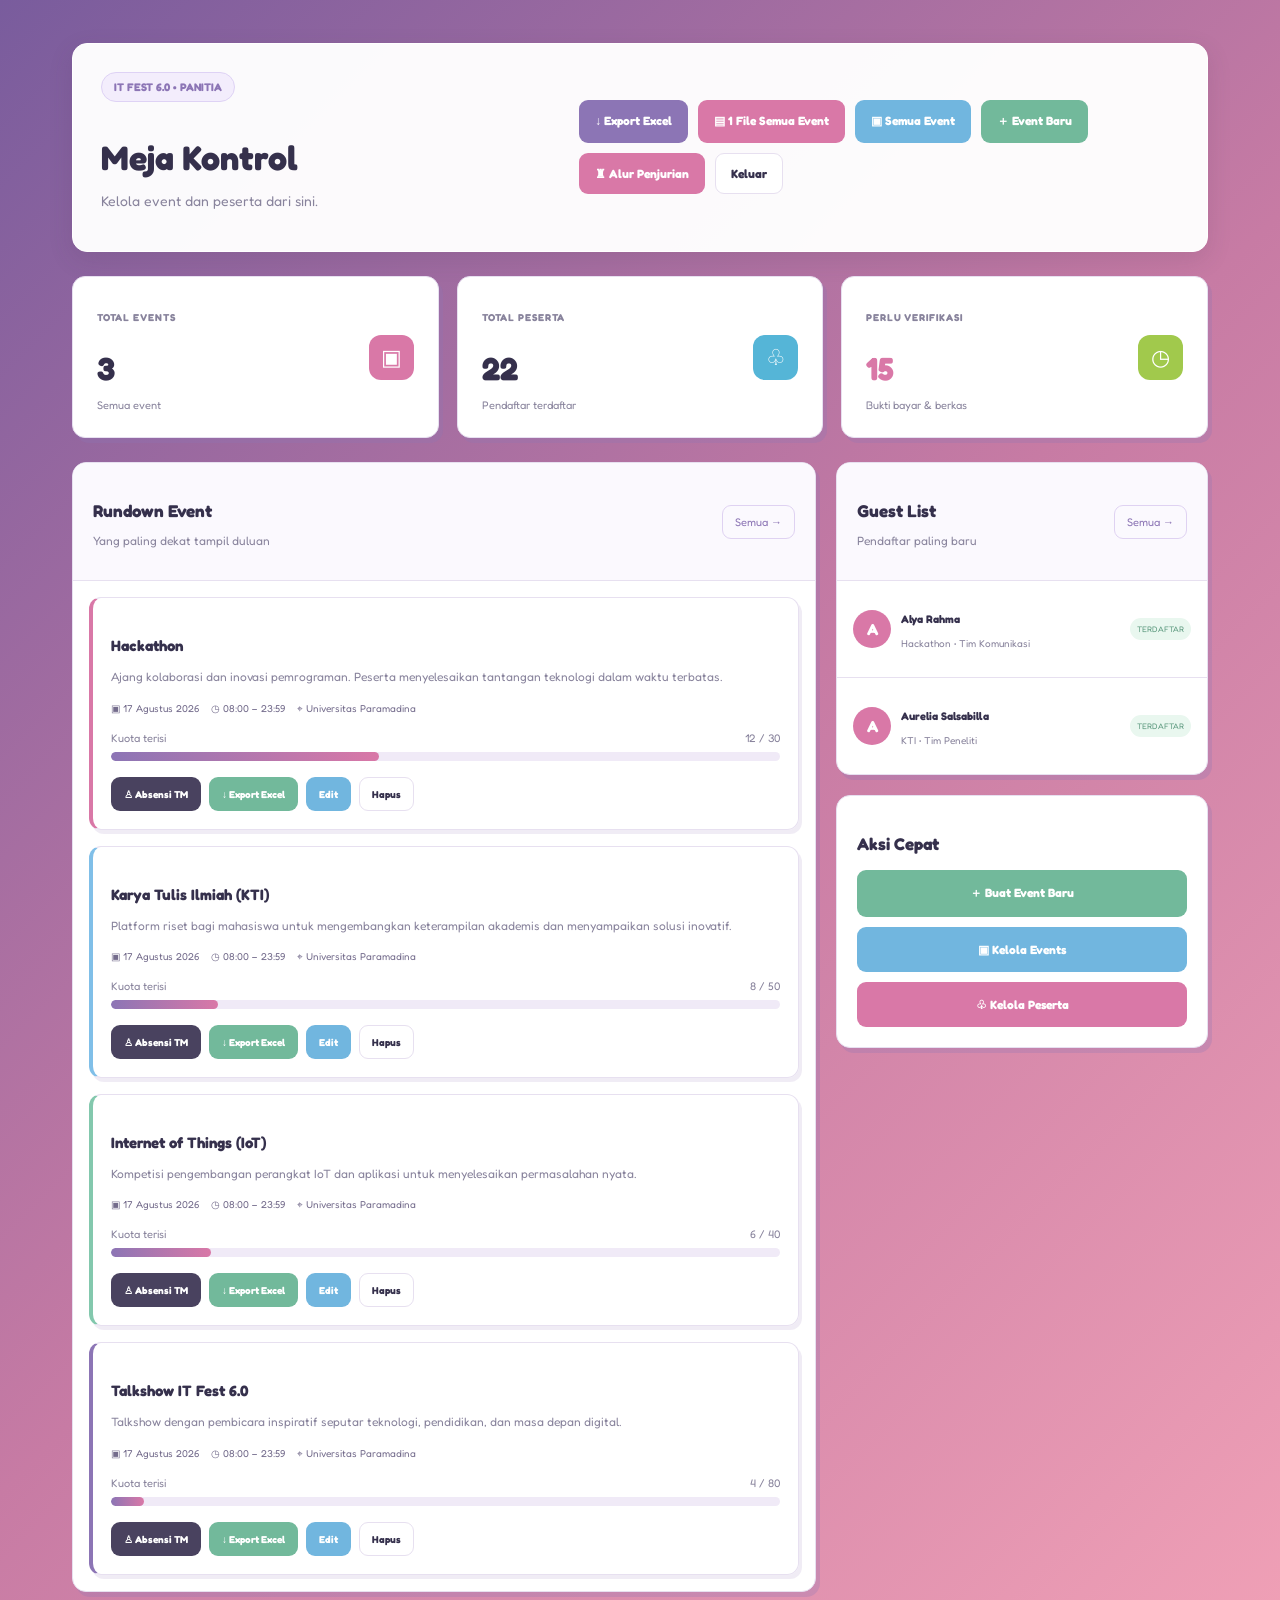
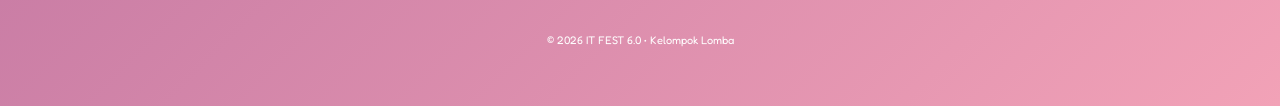
<file: index.html>
<!DOCTYPE html>
<html lang="id">
<head>
    <meta charset="UTF-8">
    <meta name="viewport" content="width=device-width, initial-scale=1.0">
    <title>Meja Kontrol - IT FEST 6.0</title>
    <link rel="stylesheet" href="style.css">
    <link href="https://fonts.googleapis.com/css2?family=Fredoka:wght@400;500;600;700&display=swap" rel="stylesheet">
</head>
<body>

    <header class="header">
        <div class="brand">
            <span class="label">IT FEST 6.0 • PANITIA</span>
            <h1>Meja Kontrol</h1>
            <p>Kelola event dan peserta dari sini.</p>
        </div>

        <nav class="navigation">
            <a href="#" class="btn purple">↓ Export Excel</a>
            <a href="#" class="btn pink">▤ 1 File Semua Event</a>
            <a href="#" class="btn blue">▣ Semua Event</a>
            <a href="#" class="btn green">＋ Event Baru</a>
            <a href="alur penjurian.html" class="btn pink">♜ Alur Penjurian</a>
            <a href="#" class="btn white">Keluar</a>
        </nav>
    </header>

    <main>
        <section class="statistics">
            <div class="stat-card">
                <div>
                    <p>TOTAL EVENTS</p>
                    <h2>3</h2>
                    <small>Semua event</small>
                </div>
                <span class="stat-icon pink-bg">▣</span>
            </div>

            <div class="stat-card">
                <div>
                    <p>TOTAL PESERTA</p>
                    <h2>22</h2>
                    <small>Pendaftar terdaftar</small>
                </div>
                <span class="stat-icon blue-bg">♧</span>
            </div>

            <div class="stat-card">
                <div>
                    <p>PERLU VERIFIKASI</p>
                    <h2 class="pink-text">15</h2>
                    <small>Bukti bayar & berkas</small>
                </div>
                <span class="stat-icon green-bg">◷</span>
            </div>
        </section>

        <section class="content">

            <div class="panel">
                <div class="panel-heading">
                    <div>
                        <h3>Rundown Event</h3>
                        <p>Yang paling dekat tampil duluan</p>
                    </div>
                    <a href="#" class="view-all">Semua →</a>
                </div>

                <div class="event-list">

                    <article class="event-card pink-border">
                        <h4>Hackathon</h4>
                        <p class="description">
                            Ajang kolaborasi dan inovasi pemrograman.
                            Peserta menyelesaikan tantangan teknologi
                            dalam waktu terbatas.
                        </p>
                        <div class="event-info">
                            <span>▣ 17 Agustus 2026</span>
                            <span>◷ 08:00 – 23:59</span>
                            <span>⌖ Universitas Paramadina</span>
                        </div>
                        <div class="progress-info">
                            <span>Kuota terisi</span>
                            <span>12 / 30</span>
                        </div>
                        <div class="progress">
                            <div class="progress-fill" style="width:40%"></div>
                        </div>
                        <div class="event-actions">
                            <a href="#" class="btn navy">♙ Absensi TM</a>
                            <a href="#" class="btn green">↓ Export Excel</a>
                            <a href="#" class="btn blue">Edit</a>
                            <a href="#" class="btn white">Hapus</a>
                        </div>
                    </article>

                    <article class="event-card blue-border">
                        <h4>Karya Tulis Ilmiah (KTI)</h4>
                        <p class="description">
                            Platform riset bagi mahasiswa untuk
                            mengembangkan keterampilan akademis dan
                            menyampaikan solusi inovatif.
                        </p>
                        <div class="event-info">
                            <span>▣ 17 Agustus 2026</span>
                            <span>◷ 08:00 – 23:59</span>
                            <span>⌖ Universitas Paramadina</span>
                        </div>
                        <div class="progress-info">
                            <span>Kuota terisi</span>
                            <span>8 / 50</span>
                        </div>
                        <div class="progress">
                            <div class="progress-fill" style="width:16%"></div>
                        </div>
                        <div class="event-actions">
                            <a href="#" class="btn navy">♙ Absensi TM</a>
                            <a href="#" class="btn green">↓ Export Excel</a>
                            <a href="#" class="btn blue">Edit</a>
                            <a href="#" class="btn white">Hapus</a>
                        </div>
                    </article>

                    <article class="event-card green-border">
                        <h4>Internet of Things (IoT)</h4>
                        <p class="description">
                            Kompetisi pengembangan perangkat IoT
                            dan aplikasi untuk menyelesaikan
                            permasalahan nyata.
                        </p>
                        <div class="event-info">
                            <span>▣ 17 Agustus 2026</span>
                            <span>◷ 08:00 – 23:59</span>
                            <span>⌖ Universitas Paramadina</span>
                        </div>
                        <div class="progress-info">
                            <span>Kuota terisi</span>
                            <span>6 / 40</span>
                        </div>
                        <div class="progress">
                            <div class="progress-fill" style="width:15%"></div>
                        </div>
                        <div class="event-actions">
                            <a href="#" class="btn navy">♙ Absensi TM</a>
                            <a href="#" class="btn green">↓ Export Excel</a>
                            <a href="#" class="btn blue">Edit</a>
                            <a href="#" class="btn white">Hapus</a>
                        </div>
                    </article>

                    <article class="event-card purple-border">
                        <h4>Talkshow IT Fest 6.0</h4>
                        <p class="description">
                            Talkshow dengan pembicara inspiratif
                            seputar teknologi, pendidikan, dan masa
                            depan digital.
                        </p>
                        <div class="event-info">
                            <span>▣ 17 Agustus 2026</span>
                            <span>◷ 08:00 – 23:59</span>
                            <span>⌖ Universitas Paramadina</span>
                        </div>
                        <div class="progress-info">
                            <span>Kuota terisi</span>
                            <span>4 / 80</span>
                        </div>
                        <div class="progress">
                            <div class="progress-fill" style="width:5%"></div>
                        </div>
                        <div class="event-actions">
                            <a href="#" class="btn navy">♙ Absensi TM</a>
                            <a href="#" class="btn green">↓ Export Excel</a>
                            <a href="#" class="btn blue">Edit</a>
                            <a href="#" class="btn white">Hapus</a>
                        </div>
                    </article>

                </div>
            </div>

            <aside class="sidebar">

                <div class="panel guest-panel">
                    <div class="panel-heading">
                        <div>
                            <h3>Guest List</h3>
                            <p>Pendaftar paling baru</p>
                        </div>
                        <a href="#" class="view-all">Semua →</a>
                    </div>

                    <div class="guest">
                        <span class="avatar avatar-pink">A</span>
                        <div class="guest-detail">
                            <h4>Alya Rahma</h4>
                            <p>Hackathon • Tim Komunikasi</p>
                        </div>
                        <span class="status">Terdaftar</span>
                    </div>

                    <div class="guest">
                        <span class="avatar avatar-pink">A</span>
                        <div class="guest-detail">
                            <h4>Aurelia Salsabilla</h4>
                            <p>KTI • Tim Peneliti</p>
                        </div>
                        <span class="status">Terdaftar</span>
                    </div>
                </div>

                <div class="panel quick-panel">
                    <h3>Aksi Cepat</h3>
                    <a href="#" class="btn green full-btn">＋ Buat Event Baru</a>
                    <a href="#" class="btn blue full-btn">▣ Kelola Events</a>
                    <a href="#" class="btn pink full-btn">♧ Kelola Peserta</a>
                </div>

            </aside>
        </section>
    </main>

    <footer>
        <p>© 2026 IT FEST 6.0 • Kelompok Lomba</p>
    </footer>

</body>
</html>
</file>
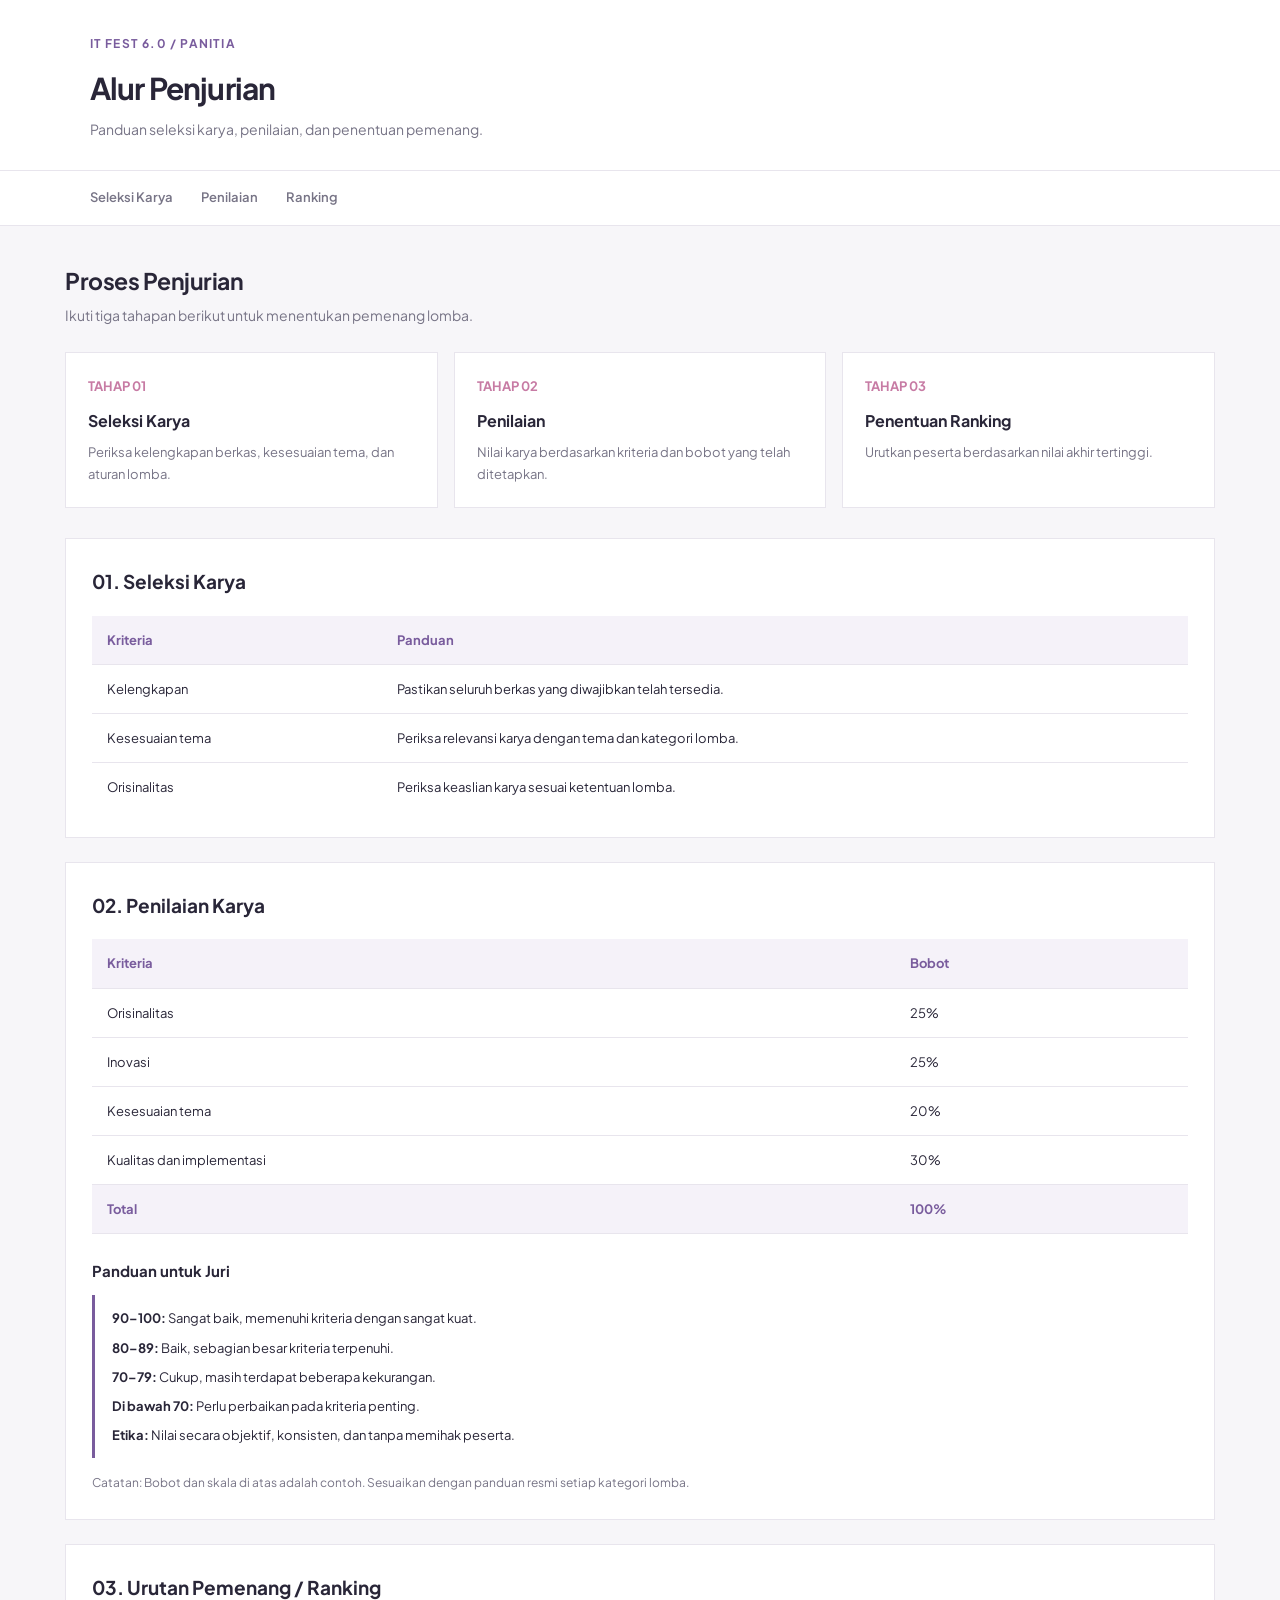
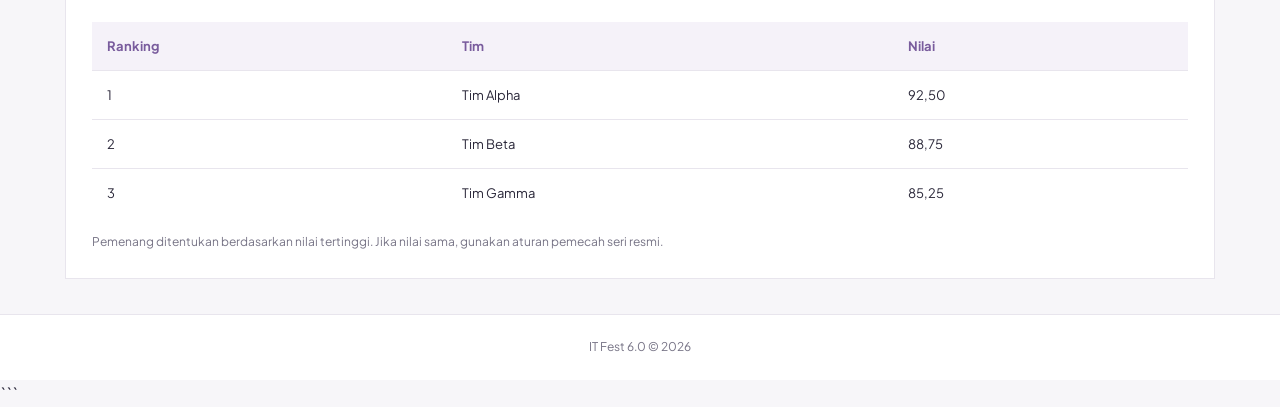
<file: alur penjurian.html>
<!DOCTYPE html>
<html lang="id">
<head>
    <meta charset="UTF-8">
    <meta name="viewport" content="width=device-width, initial-scale=1.0">
    <title>Alur Penjurian | IT Fest 6.0</title>

    <link href="https://fonts.googleapis.com/css2?family=Plus+Jakarta+Sans:wght@400;500;600;700&display=swap" rel="stylesheet">

    <style>
        * {
            margin: 0;
            padding: 0;
            box-sizing: border-box;
        }

        :root {
            --purple: #795c9d;
            --pink: #c77ba4;
            --dark: #292638;
            --muted: #777486;
            --line: #e8e5ed;
            --bg: #f7f6f9;
            --white: #ffffff;
        }

        body {
            font-family: 'Plus Jakarta Sans', sans-serif;
            background: var(--bg);
            color: var(--dark);
            line-height: 1.7;
        }

        /* Header */
        header {
            background: var(--white);
            border-bottom: 1px solid var(--line);
            padding: 28px 7%;
        }

        .header-inner {
            max-width: 1200px;
            margin: auto;
        }

        .eyebrow {
            color: var(--purple);
            font-size: 12px;
            font-weight: 700;
            letter-spacing: 1.2px;
            text-transform: uppercase;
        }

        header h1 {
            font-size: 30px;
            font-weight: 700;
            margin: 8px 0 4px;
            letter-spacing: -0.8px;
        }

        header p {
            color: var(--muted);
            font-size: 14px;
        }

        /* Navigasi */
        nav {
            background: var(--white);
            border-bottom: 1px solid var(--line);
            padding: 0 7%;
        }

        .nav-inner {
            max-width: 1200px;
            margin: auto;
            display: flex;
            gap: 28px;
            overflow-x: auto;
        }

        nav a {
            display: block;
            padding: 15px 0;
            color: var(--muted);
            text-decoration: none;
            font-size: 13px;
            font-weight: 600;
            white-space: nowrap;
            border-bottom: 2px solid transparent;
        }

        nav a:hover,
        nav a:focus {
            color: var(--purple);
            border-bottom-color: var(--purple);
        }

        /* Konten */
        main {
            max-width: 1200px;
            margin: 35px auto;
            padding: 0 25px;
        }

        .page-heading {
            margin-bottom: 24px;
        }

        .page-heading h2 {
            font-size: 23px;
            letter-spacing: -0.5px;
            margin-bottom: 4px;
        }

        .page-heading p {
            font-size: 14px;
            color: var(--muted);
        }

        /* Tahapan penjurian */
        .alur {
            display: grid;
            grid-template-columns: repeat(3, 1fr);
            gap: 16px;
            margin-bottom: 30px;
        }

        .card {
            background: var(--white);
            border: 1px solid var(--line);
            padding: 22px;
        }

        .nomor {
            color: var(--pink);
            font-size: 13px;
            font-weight: 700;
            margin-bottom: 10px;
        }

        .card h3 {
            font-size: 16px;
            margin-bottom: 7px;
        }

        .card p {
            color: var(--muted);
            font-size: 13px;
        }

        /* Bagian tabel */
        section {
            background: var(--white);
            border: 1px solid var(--line);
            padding: 26px;
            margin-bottom: 24px;
            scroll-margin-top: 20px;
        }

        section h2 {
            font-size: 19px;
            margin-bottom: 18px;
        }

        section h3 {
            font-size: 15px;
            margin: 24px 0 12px;
        }

        .table-wrap {
            width: 100%;
            overflow-x: auto;
        }

        table {
            width: 100%;
            border-collapse: collapse;
            font-size: 13px;
            min-width: 400px;
        }

        th {
            text-align: left;
            padding: 13px 15px;
            background: #f5f2f9;
            color: var(--purple);
            font-weight: 700;
            border-bottom: 1px solid var(--line);
        }

        td {
            padding: 13px 15px;
            border-bottom: 1px solid var(--line);
        }

        tbody tr:last-child td {
            border-bottom: none;
        }

        tbody tr:hover {
            background: #faf9fc;
        }

        .panduan {
            border-left: 3px solid var(--purple);
            padding: 5px 0 5px 17px;
        }

        .panduan p {
            font-size: 13px;
            margin: 7px 0;
        }

        .catatan {
            display: block;
            margin-top: 15px;
            color: var(--muted);
            font-size: 12px;
        }

        footer {
            border-top: 1px solid var(--line);
            text-align: center;
            color: var(--muted);
            font-size: 12px;
            padding: 22px;
            background: var(--white);
        }

        /* Tampilan layar kecil */
        @media (max-width: 760px) {
            header {
                padding: 24px;
            }

            nav {
                padding: 0 24px;
            }

            main {
                margin: 25px auto;
                padding: 0 16px;
            }

            .alur {
                grid-template-columns: 1fr;
                gap: 10px;
            }

            .card {
                padding: 18px;
            }

            section {
                padding: 18px;
            }

            header h1 {
                font-size: 25px;
            }
        }
    </style>
</head>

<body>

<header>
    <div class="header-inner">
        <span class="eyebrow">IT Fest 6.0 / Panitia</span>
        <h1>Alur Penjurian</h1>
        <p>Panduan seleksi karya, penilaian, dan penentuan pemenang.</p>
    </div>
</header>

<nav>
    <div class="nav-inner">
        <a href="#seleksi">Seleksi Karya</a>
        <a href="#penilaian">Penilaian</a>
        <a href="#ranking">Ranking</a>
    </div>
</nav>

<main>
    <div class="page-heading">
        <h2>Proses Penjurian</h2>
        <p>Ikuti tiga tahapan berikut untuk menentukan pemenang lomba.</p>
    </div>

    <div class="alur">
        <div class="card">
            <div class="nomor">TAHAP 01</div>
            <h3>Seleksi Karya</h3>
            <p>Periksa kelengkapan berkas, kesesuaian tema, dan aturan lomba.</p>
        </div>

        <div class="card">
            <div class="nomor">TAHAP 02</div>
            <h3>Penilaian</h3>
            <p>Nilai karya berdasarkan kriteria dan bobot yang telah ditetapkan.</p>
        </div>

        <div class="card">
            <div class="nomor">TAHAP 03</div>
            <h3>Penentuan Ranking</h3>
            <p>Urutkan peserta berdasarkan nilai akhir tertinggi.</p>
        </div>
    </div>

    <section id="seleksi">
        <h2>01. Seleksi Karya</h2>
        <div class="table-wrap">
            <table>
                <thead>
                    <tr>
                        <th>Kriteria</th>
                        <th>Panduan</th>
                    </tr>
                </thead>
                <tbody>
                    <tr>
                        <td>Kelengkapan</td>
                        <td>Pastikan seluruh berkas yang diwajibkan telah tersedia.</td>
                    </tr>
                    <tr>
                        <td>Kesesuaian tema</td>
                        <td>Periksa relevansi karya dengan tema dan kategori lomba.</td>
                    </tr>
                    <tr>
                        <td>Orisinalitas</td>
                        <td>Periksa keaslian karya sesuai ketentuan lomba.</td>
                    </tr>
                </tbody>
            </table>
        </div>
    </section>

    <section id="penilaian">
        <h2>02. Penilaian Karya</h2>
        <div class="table-wrap">
            <table>
                <thead>
                    <tr>
                        <th>Kriteria</th>
                        <th>Bobot</th>
                    </tr>
                </thead>
                <tbody>
                    <tr><td>Orisinalitas</td><td>25%</td></tr>
                    <tr><td>Inovasi</td><td>25%</td></tr>
                    <tr><td>Kesesuaian tema</td><td>20%</td></tr>
                    <tr><td>Kualitas dan implementasi</td><td>30%</td></tr>
                    <tr><th>Total</th><th>100%</th></tr>
                </tbody>
            </table>
        </div>

        <h3>Panduan untuk Juri</h3>
        <div class="panduan">
            <p><b>90–100:</b> Sangat baik, memenuhi kriteria dengan sangat kuat.</p>
            <p><b>80–89:</b> Baik, sebagian besar kriteria terpenuhi.</p>
            <p><b>70–79:</b> Cukup, masih terdapat beberapa kekurangan.</p>
            <p><b>Di bawah 70:</b> Perlu perbaikan pada kriteria penting.</p>
            <p><b>Etika:</b> Nilai secara objektif, konsisten, dan tanpa memihak peserta.</p>
        </div>

        <small class="catatan">
            Catatan: Bobot dan skala di atas adalah contoh. Sesuaikan dengan panduan resmi setiap kategori lomba.
        </small>
    </section>

    <section id="ranking">
        <h2>03. Urutan Pemenang / Ranking</h2>
        <div class="table-wrap">
            <table>
                <thead>
                    <tr>
                        <th>Ranking</th>
                        <th>Tim</th>
                        <th>Nilai</th>
                    </tr>
                </thead>
                <tbody>
                    <tr><td>1</td><td>Tim Alpha</td><td>92,50</td></tr>
                    <tr><td>2</td><td>Tim Beta</td><td>88,75</td></tr>
                    <tr><td>3</td><td>Tim Gamma</td><td>85,25</td></tr>
                </tbody>
            </table>
        </div>

        <small class="catatan">
            Pemenang ditentukan berdasarkan nilai tertinggi. Jika nilai sama, gunakan aturan pemecah seri resmi.
        </small>
    </section>
</main>

<footer>
    IT Fest 6.0 &copy; 2026
</footer>

</body>
</html>
```
</file>
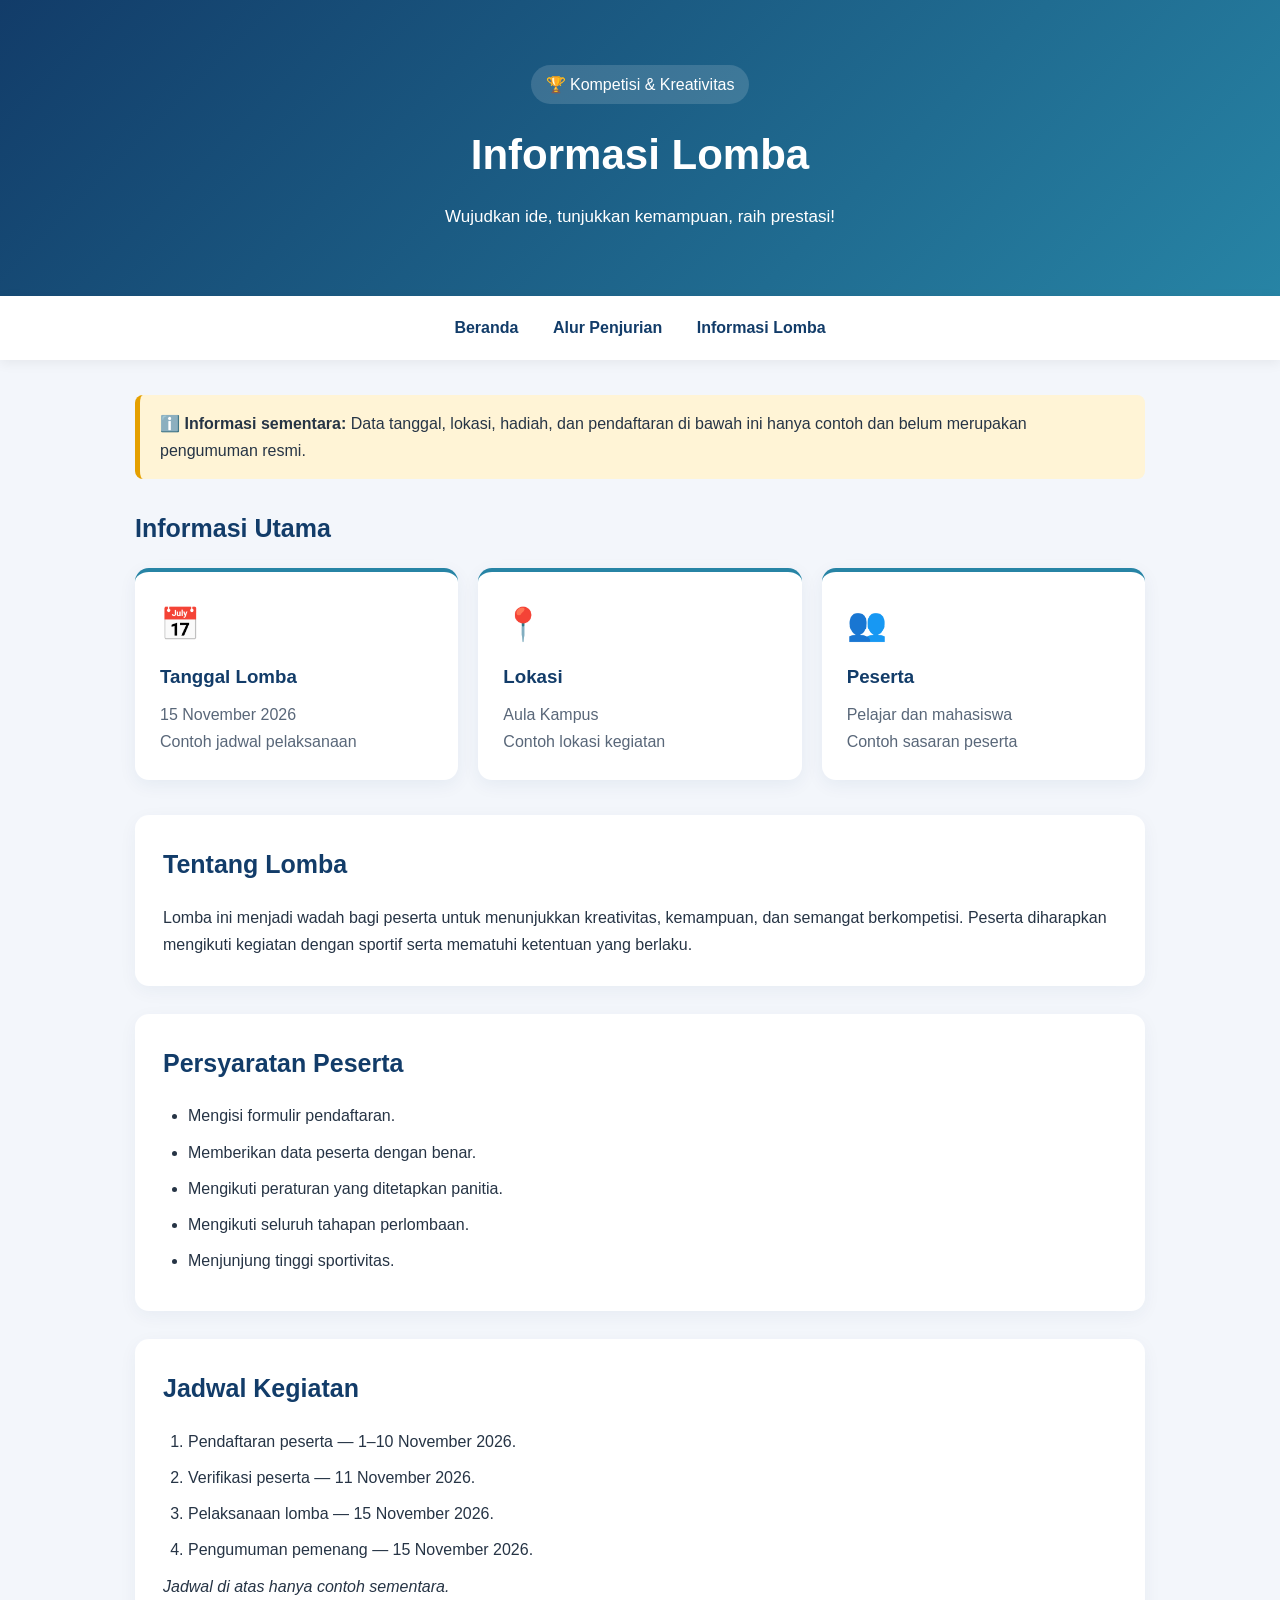
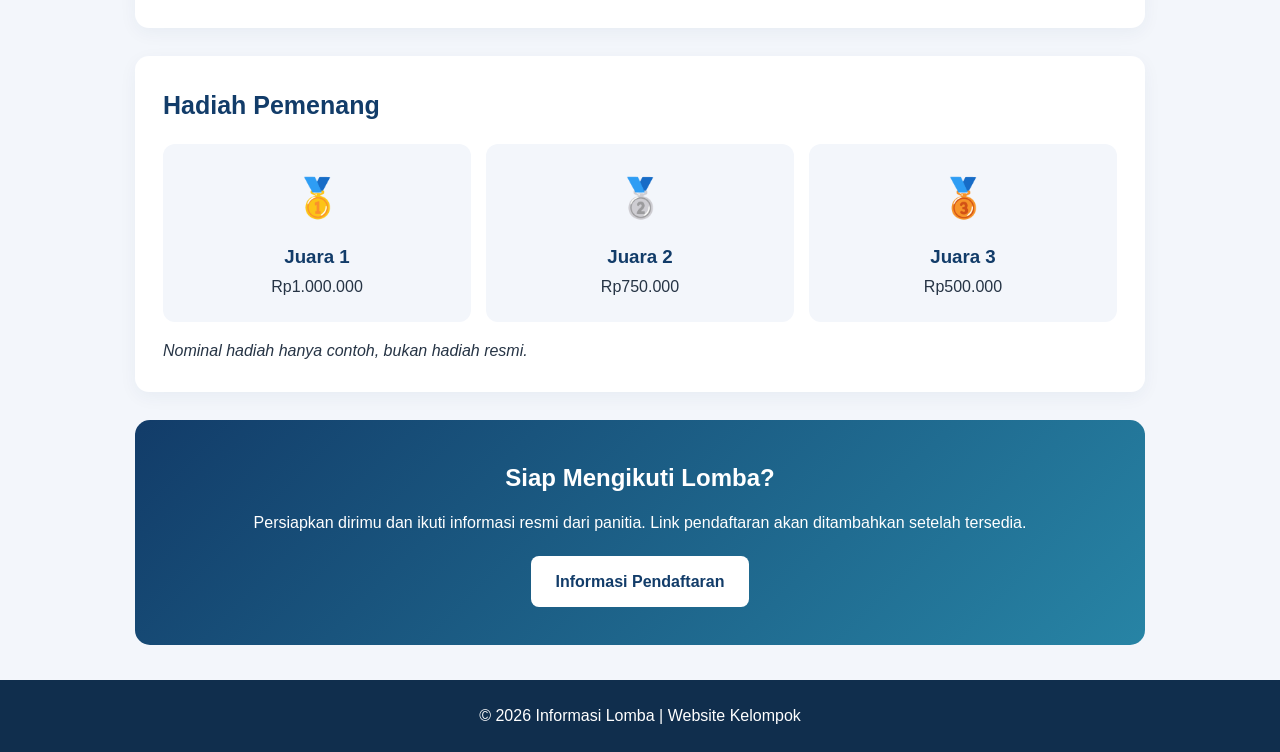
<file: informasi-lomba.html>
<!DOCTYPE html>
<html lang="id">
<head>
    <meta charset="UTF-8">
    <meta name="viewport" content="width=device-width, initial-scale=1.0">
    <title>Informasi Lomba</title>

    <style>
        * {
            margin: 0;
            padding: 0;
            box-sizing: border-box;
        }

        body {
            font-family: Arial, sans-serif;
            background: #f3f6fb;
            color: #263445;
            line-height: 1.7;
        }

        header {
            background: linear-gradient(135deg, #123c69, #2784a5);
            color: white;
            text-align: center;
            padding: 65px 20px;
        }

        header .label {
            display: inline-block;
            background: #ffffff25;
            padding: 6px 15px;
            border-radius: 20px;
            margin-bottom: 15px;
        }

        header h1 {
            font-size: 42px;
            margin-bottom: 12px;
        }

        header p {
            font-size: 17px;
        }

        nav {
            background: white;
            padding: 18px;
            text-align: center;
            box-shadow: 0 3px 12px #00000010;
        }

        nav a {
            color: #123c69;
            text-decoration: none;
            font-weight: bold;
            margin: 0 15px;
        }

        nav a:hover {
            color: #e76f51;
        }

        .container {
            max-width: 1050px;
            margin: 35px auto;
            padding: 0 20px;
        }

        .notice {
            background: #fff4d6;
            border-left: 5px solid #e5a000;
            padding: 15px 20px;
            border-radius: 8px;
            margin-bottom: 28px;
        }

        .section-title {
            color: #123c69;
            margin-bottom: 18px;
            font-size: 25px;
        }

        .cards {
            display: grid;
            grid-template-columns: repeat(3, 1fr);
            gap: 20px;
            margin-bottom: 35px;
        }

        .card {
            background: white;
            padding: 25px;
            border-radius: 14px;
            box-shadow: 0 5px 18px #123c6910;
            border-top: 4px solid #2784a5;
        }

        .icon {
            font-size: 32px;
            margin-bottom: 10px;
        }

        .card h3 {
            color: #123c69;
            margin-bottom: 8px;
        }

        .card p {
            color: #596779;
        }

        .content-box {
            background: white;
            padding: 28px;
            border-radius: 14px;
            margin-bottom: 28px;
            box-shadow: 0 5px 18px #123c690d;
        }

        .content-box ul,
        .content-box ol {
            padding-left: 25px;
        }

        .content-box li {
            margin-bottom: 9px;
        }

        .prizes {
            display: grid;
            grid-template-columns: repeat(3, 1fr);
            gap: 15px;
            text-align: center;
        }

        .prize {
            background: #f3f6fb;
            padding: 22px 12px;
            border-radius: 12px;
        }

        .prize .icon {
            font-size: 38px;
        }

        .prize h3 {
            color: #123c69;
        }

        .register {
            background: linear-gradient(135deg, #123c69, #2784a5);
            color: white;
            text-align: center;
            padding: 38px 20px;
            border-radius: 15px;
            margin-bottom: 35px;
        }

        .register h2 {
            margin-bottom: 10px;
        }

        .register p {
            margin-bottom: 20px;
        }

        .button {
            display: inline-block;
            background: #ffffff;
            color: #123c69;
            text-decoration: none;
            font-weight: bold;
            padding: 12px 25px;
            border-radius: 8px;
        }

        .button:hover {
            background: #e8f2fa;
        }

        footer {
            background: #102e4d;
            color: white;
            text-align: center;
            padding: 22px;
        }

        @media (max-width: 700px) {
            header h1 {
                font-size: 32px;
            }

            .cards,
            .prizes {
                grid-template-columns: 1fr;
            }

            nav a {
                display: inline-block;
                margin: 5px 8px;
            }
        }
    </style>
</head>

<body>

    <header>
        <div class="label">🏆 Kompetisi & Kreativitas</div>
        <h1>Informasi Lomba</h1>
        <p>Wujudkan ide, tunjukkan kemampuan, raih prestasi!</p>
    </header>

    <nav>
        <a href="index.html">Beranda</a>
        <a href="alur%20penjurian.html">Alur Penjurian</a>
        <a href="informasi-lomba.html">Informasi Lomba</a>
    </nav>

    <main class="container">

        <div class="notice">
            <strong>ℹ️ Informasi sementara:</strong>
            Data tanggal, lokasi, hadiah, dan pendaftaran di bawah ini
            hanya contoh dan belum merupakan pengumuman resmi.
        </div>

        <h2 class="section-title">Informasi Utama</h2>

        <div class="cards">
            <div class="card">
                <div class="icon">📅</div>
                <h3>Tanggal Lomba</h3>
                <p>15 November 2026</p>
                <p>Contoh jadwal pelaksanaan</p>
            </div>

            <div class="card">
                <div class="icon">📍</div>
                <h3>Lokasi</h3>
                <p>Aula Kampus</p>
                <p>Contoh lokasi kegiatan</p>
            </div>

            <div class="card">
                <div class="icon">👥</div>
                <h3>Peserta</h3>
                <p>Pelajar dan mahasiswa</p>
                <p>Contoh sasaran peserta</p>
            </div>
        </div>

        <section class="content-box">
            <h2 class="section-title">Tentang Lomba</h2>
            <p>
                Lomba ini menjadi wadah bagi peserta untuk menunjukkan
                kreativitas, kemampuan, dan semangat berkompetisi.
                Peserta diharapkan mengikuti kegiatan dengan sportif
                serta mematuhi ketentuan yang berlaku.
            </p>
        </section>

        <section class="content-box">
            <h2 class="section-title">Persyaratan Peserta</h2>
            <ul>
                <li>Mengisi formulir pendaftaran.</li>
                <li>Memberikan data peserta dengan benar.</li>
                <li>Mengikuti peraturan yang ditetapkan panitia.</li>
                <li>Mengikuti seluruh tahapan perlombaan.</li>
                <li>Menjunjung tinggi sportivitas.</li>
            </ul>
        </section>

        <section class="content-box">
            <h2 class="section-title">Jadwal Kegiatan</h2>
            <ol>
                <li>Pendaftaran peserta — 1–10 November 2026.</li>
                <li>Verifikasi peserta — 11 November 2026.</li>
                <li>Pelaksanaan lomba — 15 November 2026.</li>
                <li>Pengumuman pemenang — 15 November 2026.</li>
            </ol>
            <p><em>Jadwal di atas hanya contoh sementara.</em></p>
        </section>

        <section class="content-box">
            <h2 class="section-title">Hadiah Pemenang</h2>

            <div class="prizes">
                <div class="prize">
                    <div class="icon">🥇</div>
                    <h3>Juara 1</h3>
                    <p>Rp1.000.000</p>
                </div>

                <div class="prize">
                    <div class="icon">🥈</div>
                    <h3>Juara 2</h3>
                    <p>Rp750.000</p>
                </div>

                <div class="prize">
                    <div class="icon">🥉</div>
                    <h3>Juara 3</h3>
                    <p>Rp500.000</p>
                </div>
            </div>

            <p style="margin-top: 15px;">
                <em>Nominal hadiah hanya contoh, bukan hadiah resmi.</em>
            </p>
        </section>

        <section class="register" id="pendaftaran">
            <h2>Siap Mengikuti Lomba?</h2>
            <p>
                Persiapkan dirimu dan ikuti informasi resmi dari panitia.
                Link pendaftaran akan ditambahkan setelah tersedia.
            </p>
            <a class="button" href="#pendaftaran">
                Informasi Pendaftaran
            </a>
        </section>

    </main>

    <footer>
        <p>&copy; 2026 Informasi Lomba | Website Kelompok</p>
    </footer>

</body>
</html>
</file>
<file: style.css>
{
    margin: 0;
    padding: 0;
    box-sizing: border-box;
}

:root {
    --purple: #8c75b5;
    --pink: #d978a7;
    --blue: #80bfe8;
    --green: #83c8ad;
    --dark: #35304c;
    --muted: #88839c;
    --line: #e7e0f0;
}

body {
    font-family: fredoka, sans-serif;
    color: var(--dark);
    background: linear-gradient(
        135deg,
        #795c9d,
        #c77ba4,
        #f2a2b7
    );
    min-height: 100vh;
    padding: 35px 5%;
}

.header {
    background: rgba(255, 255, 255, 0.97);
    border: 1px solid white;
    border-radius: 15px;
    padding: 28px;
    display: flex;
    justify-content: space-between;
    align-items: center;
    gap: 25px;
    flex-wrap: wrap;
    box-shadow: 0 8px 25px #4e315522;
    margin-bottom: 24px;
}

.label {
    display: inline-block;
    color: var(--purple);
    background: #f3edfc;
    border: 1px solid #ded2f5;
    border-radius: 20px;
    padding: 7px 12px;
    font-size: 11px;
    font-weight: bold;
    margin-bottom: 12px;
}

.brand h1 {
    font-size: 34px;
    margin-bottom: 8px;
}

.brand p {
    color: var(--muted);
    font-size: 14px;
}

.navigation {
    display: flex;
    flex-wrap: wrap;
    gap: 10px;
    max-width: 600px;
}

.btn {
    display: inline-block;
    text-decoration: none;
    color: white;
    font-size: 12px;
    font-weight: bold;
    padding: 12px 15px;
    border-radius: 9px;
    border: 1px solid transparent;
    transition: 0.2s;
}

.btn:hover {
    transform: translateY(-2px);
    filter: brightness(0.96);
}

.purple {
    background: var(--purple);
}

.pink {
    background: var(--pink);
}

.blue {
    background: #71b6df;
}

.green {
    background: #72b99b;
}

.navy {
    background: #49425f;
}

.white {
    color: var(--dark);
    background: white;
    border-color: var(--line);
}

.statistics {
    display: grid;
    grid-template-columns: repeat(3, minmax(0, 1fr));
    gap: 18px;
    margin-bottom: 24px;
}

.stat-card {
    display: flex;
    align-items: center;
    justify-content: space-between;
    gap: 12px;
    background: white;
    padding: 24px;
    border-radius: 13px;
    border: 1px solid var(--line);
    box-shadow: 4px 5px 0 #8c75b544;
}

.stat-card p {
    font-size: 10px;
    font-weight: bold;
    letter-spacing: 1px;
    color: var(--muted);
    margin-bottom: 9px;
}

.stat-card h2 {
    font-size: 32px;
    margin-bottom: 5px;
}

.stat-card small {
    color: var(--muted);
    font-size: 11px;
}

.pink-text {
    color: var(--pink);
}

.stat-icon {
    width: 45px;
    height: 45px;
    flex-shrink: 0;
    border-radius: 12px;
    display: flex;
    align-items: center;
    justify-content: center;
    color: white;
    font-size: 22px;
}

.pink-bg {
    background: var(--pink);
}

.blue-bg {
    background: #55b5d7;
}

.green-bg {
    background: #a1c94c;
}

.content {
    display: grid;
    grid-template-columns: minmax(0, 1.8fr) minmax(270px, 0.9fr);
    gap: 20px;
    align-items: start;
}

.panel {
    background: white;
    border: 1px solid var(--line);
    border-radius: 14px;
    overflow: hidden;
    box-shadow: 4px 5px 0 #8c75b544;
}

.panel-heading {
    padding: 20px;
    display: flex;
    align-items: center;
    justify-content: space-between;
    gap: 12px;
    border-bottom: 1px solid var(--line);
    background: #fbf9fe;
}

.panel-heading h3,
.quick-panel h3 {
    font-size: 17px;
    margin-bottom: 6px;
}

.panel-heading p {
    font-size: 12px;
    color: var(--muted);
}

.view-all {
    text-decoration: none;
    color: var(--purple);
    border: 1px solid #dfd2f2;
    border-radius: 9px;
    padding: 9px 12px;
    font-size: 11px;
    white-space: nowrap;
}

.event-list {
    padding: 16px;
}

.event-card {
    padding: 18px;
    border: 1px solid var(--line);
    border-radius: 12px;
    margin-bottom: 16px;
    box-shadow: 3px 4px 0 #8c75b522;
}

.event-card:last-child {
    margin-bottom: 0;
}

.pink-border {
    border-left: 4px solid var(--pink);
}

.blue-border {
    border-left: 4px solid var(--blue);
}

.green-border {
    border-left: 4px solid var(--green);
}

.purple-border {
    border-left: 4px solid var(--purple);
}

.event-card h4 {
    font-size: 15px;
    margin-bottom: 8px;
}

.description {
    color: var(--muted);
    font-size: 12px;
    line-height: 1.7;
    margin-bottom: 14px;
}

.event-info {
    display: flex;
    flex-wrap: wrap;
    gap: 12px;
    color: #746c8c;
    font-size: 10px;
    margin-bottom: 16px;
}

.progress-info {
    display: flex;
    justify-content: space-between;
    font-size: 11px;
    color: var(--muted);
    margin-bottom: 7px;
}

.progress {
    height: 9px;
    background: #f0eaf7;
    border-radius: 10px;
    overflow: hidden;
    margin-bottom: 16px;
}

.progress-fill {
    height: 100%;
    background: linear-gradient(
        90deg,
        var(--purple),
        var(--pink)
    );
    border-radius: 10px;
}

.event-actions {
    display: flex;
    flex-wrap: wrap;
    gap: 8px;
}

.event-actions .btn {
    padding: 10px 12px;
    font-size: 10px;
}

.sidebar {
    display: flex;
    flex-direction: column;
    gap: 20px;
}

.guest {
    display: flex;
    align-items: center;
    gap: 10px;
    padding: 16px;
    border-bottom: 1px solid var(--line);
}

.guest:last-child {
    border-bottom: none;
}

.avatar {
    display: flex;
    align-items: center;
    justify-content: center;
    width: 38px;
    height: 38px;
    flex-shrink: 0;
    color: white;
    border-radius: 50%;
    font-weight: bold;
}

.avatar-pink {
    background: var(--pink);
}

.avatar-blue {
    background: #55b5d7;
}

.avatar-green {
    background: #72b99b;
}

.avatar-purple {
    background: var(--purple);
}

.guest-detail {
    flex: 1;
    min-width: 0;
}

.guest-detail h4 {
    font-size: 11px;
    margin-bottom: 5px;
}

.guest-detail p {
    font-size: 10px;
    color: var(--muted);
    line-height: 1.5;
}

.status {
    font-size: 8px;
    text-transform: uppercase;
    color: #5c997e;
    background: #e9f7ef;
    padding: 6px 7px;
    border-radius: 15px;
    white-space: nowrap;
}

.quick-panel {
    padding: 20px;
}

.quick-panel h3 {
    margin-bottom: 16px;
}

.full-btn {
    display: block;
    text-align: center;
    margin-bottom: 10px;
    padding: 14px;
}

.full-btn:last-child {
    margin-bottom: 0;
}

footer {
    text-align: center;
    color: white;
    font-size: 11px;
    padding: 30px 0 5px;
}

@media (max-width: 1000px) {
    .content {
        grid-template-columns: 1fr;
    }

    .sidebar {
        display: grid;
        grid-template-columns: 1fr 1fr;
        align-items: start;
    }

    .statistics {
        grid-template-columns: 1fr 1fr;
    }

    .header {
        align-items: flex-start;
    }
}

@media (max-width: 600px) {
    body {
        padding: 15px;
    }

    .header {
        padding: 20px;
    }

    .brand h1 {
        font-size: 28px;
    }

    .navigation {
        width: 100%;
    }

    .statistics {
        grid-template-columns: 1fr;
    }

    .sidebar {
        display: flex;
    }

    .event-list {
        padding: 10px;
    }

    .event-card {
        padding: 14px;
    }
}
</file>
